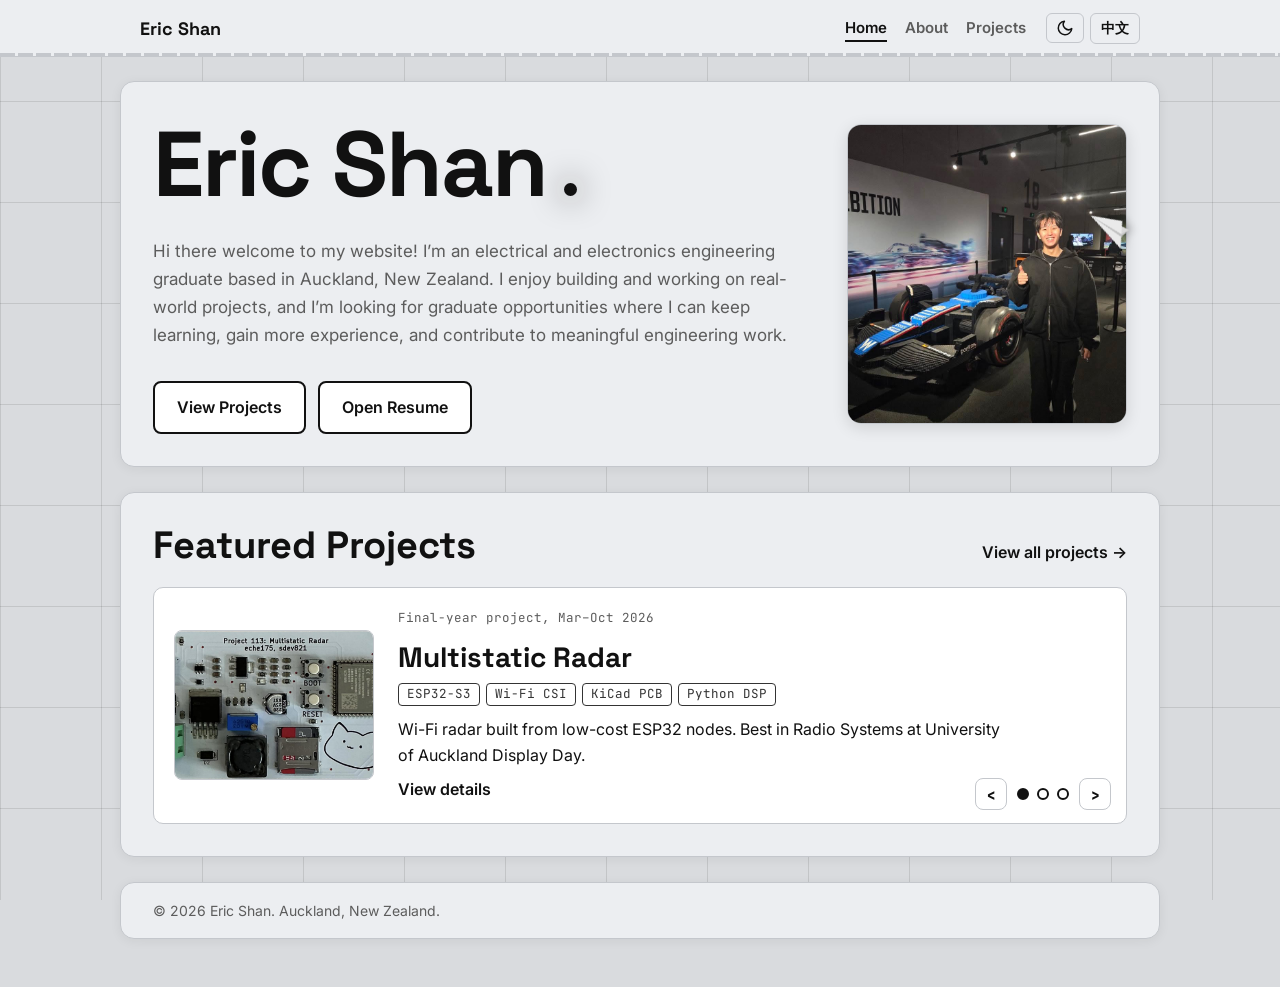
<file: index.html>
<!DOCTYPE html>
<html lang="en">
<head>
<meta charset="utf-8">
<meta name="viewport" content="width=device-width, initial-scale=1, viewport-fit=cover">
<title>Eric Shan | Electrical Engineer</title>
<meta name="description" content="Eric Shan, electrical and electronics engineering graduate in Auckland. Power electronics, PCB design and embedded systems.">
<link rel="stylesheet" href="https://fonts.googleapis.com/css2?family=Space+Grotesk:wght@500;700&family=Inter:wght@400;600&family=JetBrains+Mono:wght@400;500&display=swap">
<link rel="stylesheet" href="styles.css">
<link rel="stylesheet" href="pages.css">
<link rel="icon" type="image/svg+xml" href="images/jerry.png">
</head>
<body data-page="home">
<img id="plane" src="images/plane.png" alt="" aria-hidden="true">
<header><div class="wrap">
<a class="brand" href="index.html">Eric Shan</a>
<nav><a href="index.html" data-p="home" data-k="nHome"></a><a href="about.html" data-p="about" data-k="nAbout"></a><a href="projects.html" data-p="projects" data-k="nProj"></a></nav>
<button id="theme" type="button"></button>
<button id="lang" type="button" aria-label="Switch language">中文</button>
</div><div id="batt"><i></i></div></header>
<main id="top">
<div class="hero">
<div class="wrap hero-grid">
<div class="hero-text">
<h1>Eric Shan<span class="led" aria-hidden="true"></span></h1>
<p class="lead" data-k="lead"></p>
<div class="btns"><a class="btn pri" href="projects.html" data-k="viewProj"></a><a class="btn sec" href="pdf/Eric%20Shan%20CV.pdf" target="_blank" rel="noopener" data-k="resume"></a></div>
</div>
<img class="hero-photo" src="images/eric.png" alt="Photo of Eric Shan" width="300" height="300">
</div></div>
<section id="featured"><div class="wrap">
<div class="sec-head"><h2 data-k="nFeat"></h2><a class="all" href="projects.html" data-k="allProj"></a></div>
<div id="feat"></div>
</div></section>
</main>
<footer class="slim"><div class="wrap"><p class="small" data-k="foot"></p></div></footer>
<dialog id="dlg" aria-label="Project details"><button id="close" type="button" aria-label="Close">×</button><div id="dbody"></div></dialog>
<script src="data.js"></script>
<script src="app.js"></script>
</body>
</html>
</file>
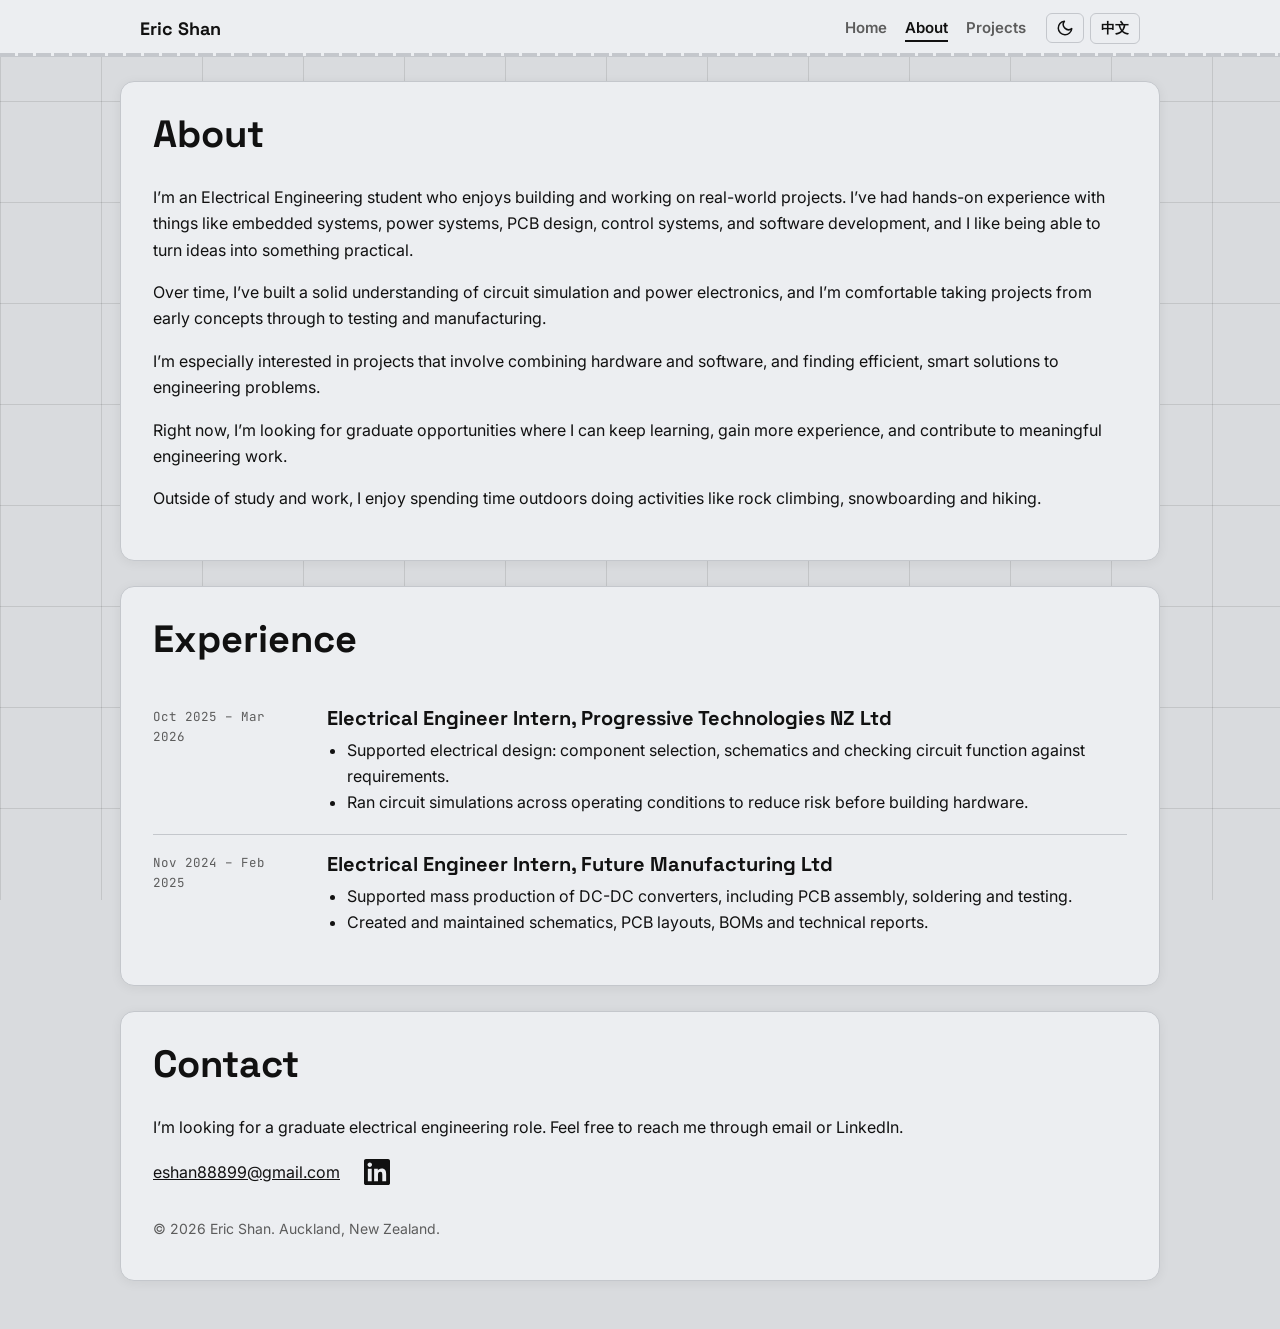
<file: about.html>
<!DOCTYPE html>
<html lang="en">
<head>
<meta charset="utf-8">
<meta name="viewport" content="width=device-width, initial-scale=1, viewport-fit=cover">
<title>About | Eric Shan</title>
<meta name="description" content="Eric Shan, electrical and electronics engineering graduate in Auckland. Power electronics, PCB design and embedded systems.">
<link rel="stylesheet" href="https://fonts.googleapis.com/css2?family=Space+Grotesk:wght@500;700&family=Inter:wght@400;600&family=JetBrains+Mono:wght@400;500&display=swap">
<link rel="stylesheet" href="styles.css">
<link rel="stylesheet" href="pages.css">
<link rel="icon" type="image/svg+xml" href="images/jerry.png">
</head>
<body data-page="about">
<header><div class="wrap">
<a class="brand" href="index.html">Eric Shan</a>
<nav><a href="index.html" data-p="home" data-k="nHome"></a><a href="about.html" data-p="about" data-k="nAbout"></a><a href="projects.html" data-p="projects" data-k="nProj"></a></nav>
<button id="theme" type="button"></button>
<button id="lang" type="button" aria-label="Switch language">中文</button>
</div><div id="batt"><i></i></div></header>
<main>
<section id="about"><div class="wrap">
<h2 data-k="nAbout"></h2>
<div class="about"><p data-k="about1"></p><p data-k="about2"></p><p data-k="about3"></p><p data-k="about4"></p><p data-k="about5"></p></div>
</div></section>
<section id="experience"><div class="wrap">
<h2 data-k="nExp"></h2>
<div id="jobs"></div>
</div></section>
</main>
<footer id="contact"><div class="wrap">
<h2 data-k="nContact"></h2>
<p data-k="contactP"></p>
<div class="links">
<a href="mailto:eshan88899@gmail.com">eshan88899@gmail.com</a>
<a href="https://www.linkedin.com/in/shan-eric/" target="_blank" rel="noopener" aria-label="LinkedIn" title="LinkedIn"><svg viewBox="0 0 24 24" width="26" height="26" fill="currentColor" style="display:block" aria-hidden="true"><path d="M20.447 20.452h-3.554v-5.569c0-1.328-.027-3.037-1.852-3.037-1.853 0-2.136 1.445-2.136 2.939v5.667H9.351V9h3.414v1.561h.046c.477-.9 1.637-1.85 3.37-1.85 3.601 0 4.267 2.37 4.267 5.455v6.286zM5.337 7.433c-1.144 0-2.063-.926-2.063-2.065 0-1.138.92-2.063 2.063-2.063 1.14 0 2.064.925 2.064 2.063 0 1.139-.925 2.065-2.064 2.065zm1.782 13.019H3.555V9h3.564v11.452zM22.225 0H1.771C.792 0 0 .774 0 1.729v20.542C0 23.227.792 24 1.771 24h20.451C23.2 24 24 23.227 24 22.271V1.729C24 .774 23.2 0 22.222 0h.003z"/></svg></a>
</div>
<p class="small" data-k="foot"></p>
</div></footer>

<script src="data.js"></script>
<script src="app.js"></script>
</body>
</html>
</file>
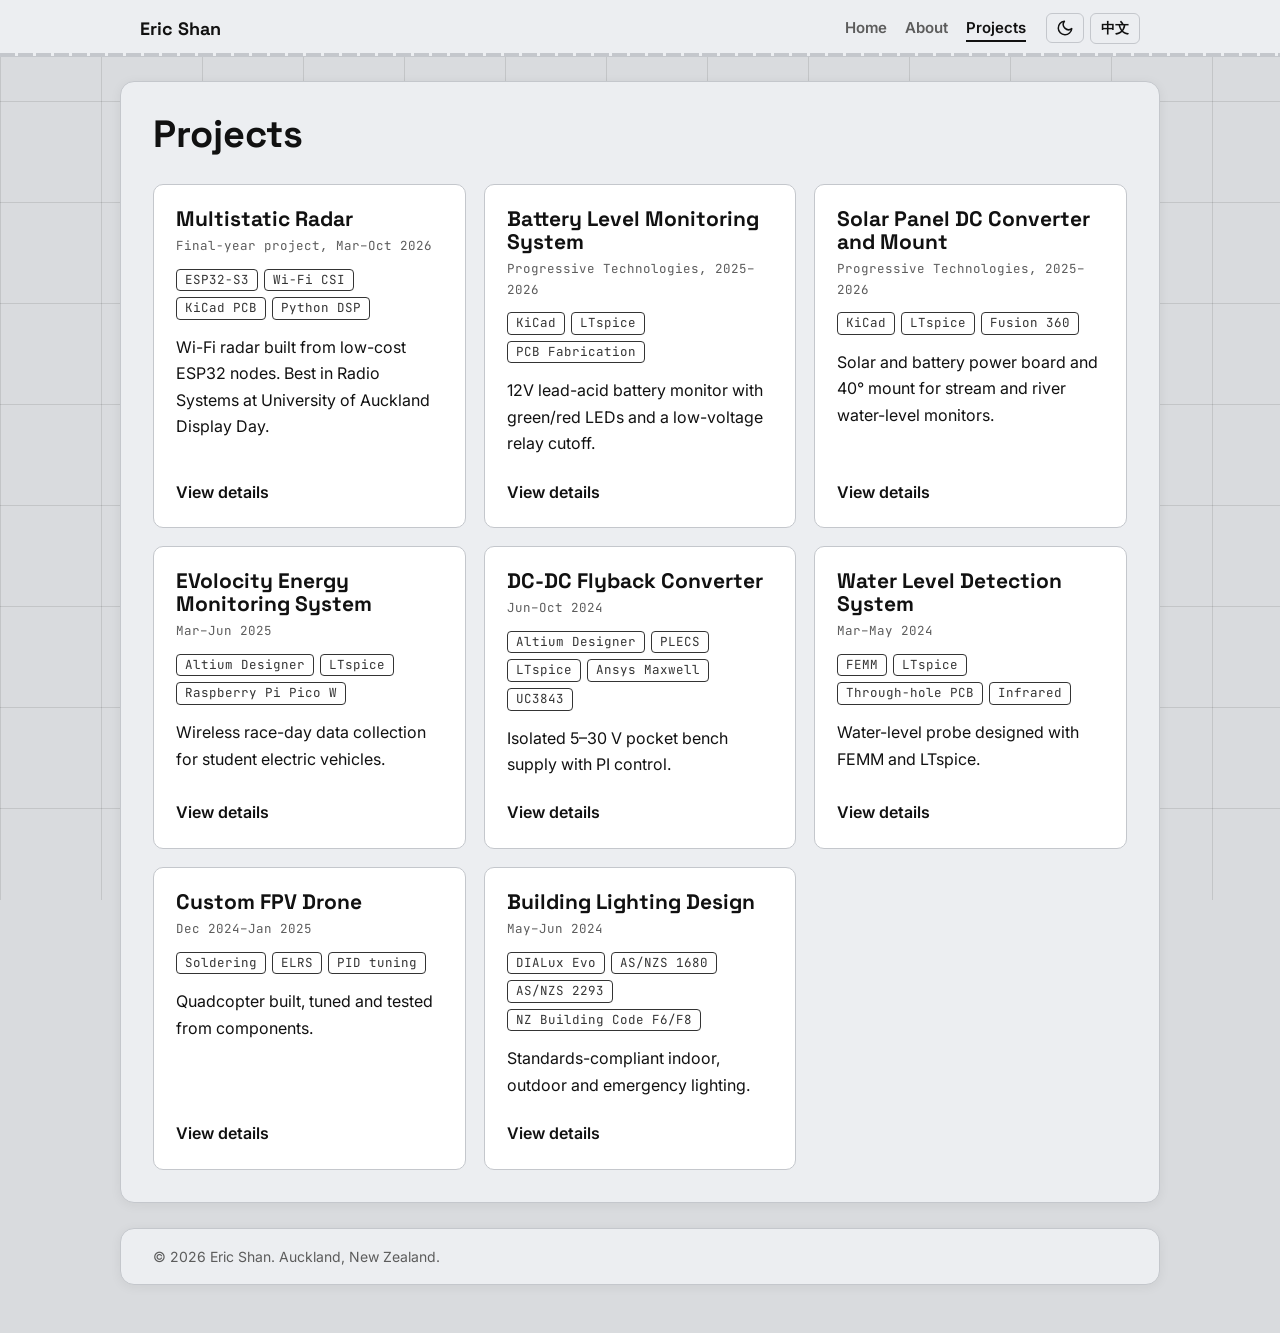
<file: projects.html>
<!DOCTYPE html>
<html lang="en">
<head>
<meta charset="utf-8">
<meta name="viewport" content="width=device-width, initial-scale=1, viewport-fit=cover">
<title>Projects | Eric Shan</title>
<meta name="description" content="Eric Shan, electrical and electronics engineering graduate in Auckland. Power electronics, PCB design and embedded systems.">
<link rel="stylesheet" href="https://fonts.googleapis.com/css2?family=Space+Grotesk:wght@500;700&family=Inter:wght@400;600&family=JetBrains+Mono:wght@400;500&display=swap">
<link rel="stylesheet" href="styles.css">
<link rel="stylesheet" href="pages.css">
<link rel="icon" type="image/svg+xml" href="images/jerry.png">
</head>
<body data-page="projects">
<header><div class="wrap">
<a class="brand" href="index.html">Eric Shan</a>
<nav><a href="index.html" data-p="home" data-k="nHome"></a><a href="about.html" data-p="about" data-k="nAbout"></a><a href="projects.html" data-p="projects" data-k="nProj"></a></nav>
<button id="theme" type="button"></button>
<button id="lang" type="button" aria-label="Switch language">中文</button>
</div><div id="batt"><i></i></div></header>
<main>
<section id="projects"><div class="wrap">
<h2 data-k="nProj"></h2>
<div class="grid" id="grid"></div>
</div></section>
</main>
<footer class="slim"><div class="wrap"><p class="small" data-k="foot"></p></div></footer>
<dialog id="dlg" aria-label="Project details"><button id="close" type="button" aria-label="Close">×</button><div id="dbody"></div></dialog>
<script src="data.js"></script>
<script src="app.js"></script>
</body>
</html>
</file>
<file: styles.css>
:root{--head:"Space Grotesk","Helvetica Neue",Arial,sans-serif;--body:"Inter",system-ui,-apple-system,"Segoe UI",sans-serif;--mono:"JetBrains Mono",ui-monospace,Consolas,monospace;
--bg:#d9dbde;--grid:rgba(0,0,0,.10);--panel:#eceef1;--surface:#fff;--ink:#111;--muted:#5c5c5c;--line:#c4c7cc;--accent:#111;--accent-ink:#fff;--gold:#555;--trace:#111;
box-sizing:border-box;padding-top:env(safe-area-inset-top,0px);padding-bottom:env(safe-area-inset-bottom,0px)}
:root[data-theme="dark"]{--bg:#080808;--grid:rgba(255,255,255,.18);--panel:#1a1a1a;--surface:#262626;--ink:#ededed;--muted:#a3a3a3;--line:#3a3a3a;--accent:#f2f2f2;--accent-ink:#0e0e0e;--gold:#bdbdbd;--trace:#f2f2f2}html{scroll-padding-top:calc(env(safe-area-inset-top,0px) + 64px);scroll-behavior:smooth}
*,*::before,*::after{box-sizing:inherit}
body{margin:0;background-color:var(--bg);
background-image:linear-gradient(var(--grid) 1px,transparent 1px),linear-gradient(90deg,var(--grid) 1px,transparent 1px);
background-size:101px 101px;background-attachment:fixed;
color:var(--ink);font:400 16px/1.65 var(--body)}
body::before{content:"";position:fixed;inset:0 0 auto;height:env(safe-area-inset-top,0px);background:var(--panel);z-index:10}
h1,h2,h3{font-family:var(--head);line-height:1.1;margin:0}
a{color:var(--accent)}
:focus-visible{outline:3px solid var(--gold);outline-offset:3px}
.wrap{max-width:1040px;margin:0 auto;padding:0 20px}
header{position:sticky;top:env(safe-area-inset-top,0px);z-index:11;background:var(--panel);border-bottom:1px solid var(--line)}
header .wrap{display:flex;align-items:center;gap:20px;height:56px}
.brand{font:700 18px var(--head);color:var(--ink);text-decoration:none;margin-right:auto}
nav{display:flex;gap:18px}
nav a{color:var(--muted);text-decoration:none;font-size:15px;font-weight:600}
nav a:hover{color:var(--ink)}
#lang,#theme{font:600 14px var(--body);background:none;color:var(--ink);border:1px solid var(--line);border-radius:6px;padding:5px 10px;cursor:pointer}
#theme{display:inline-flex;align-items:center;padding:5px 9px}
#theme{margin-left:2}
#lang{margin-left:-14px}
@media (max-width:640px){nav{display:none}}
.hero{position:relative;overflow:hidden;padding:84px 0 72px;border-bottom:1px solid transparent}
.hero svg{position:absolute;right:-40px;top:0;width:min(640px,80%);height:100%;fill:none;stroke:var(--trace);stroke-width:2;opacity:.35;pointer-events:none}
.hero svg path{stroke-dasharray:1;stroke-dashoffset:1;animation:draw 2.4s ease-out .2s forwards}
.hero svg circle{fill:var(--bg);stroke-width:2}
@keyframes draw{to{stroke-dashoffset:0}}
@media (prefers-reduced-motion:reduce){.hero svg path{animation:none;stroke-dashoffset:0}html{scroll-behavior:auto}}
.hero .wrap{position:relative}
.pill{display:inline-block;border:1px solid var(--accent);color:var(--accent);border-radius:99px;padding:3px 14px;font-size:15px;font-weight:600;margin-bottom:22px}
h1{font-size:clamp(46px,9vw,92px);font-weight:700;letter-spacing:-.02em}
.lead{max-width:46em;font-size:clamp(17px,1.5vw,16px);color:var(--muted);margin:22px 0 32px}
.btns{display:flex;flex-wrap:wrap;gap:12px}
.btn{display:inline-block;padding:11px 22px;border-radius:8px;font-weight:600;text-decoration:none;border:2px solid var(--accent)}
.btn.pri{background:var(--surface);color:var(--ink)}
.btn.sec{background:var(--surface);color:var(--ink)}
section{padding:64px 0;border-bottom:1px solid transparent}
h2{font-size:clamp(28px,4vw,38px);font-weight:700;margin-bottom:28px}
.feat{background:var(--surface);color:var(--ink);border:1px solid var(--line);border-radius:10px;padding:32px;margin-bottom:20px}
.feat:hover{border-color:var(--ink)}
.feat h3{font-size:clamp(26px,4vw,36px);margin:6px 0 12px}
.feat p{max-width:42em;margin:0 0 14px}
.feat .res{font-weight:600;border-top:1px solid currentColor;padding-top:14px;margin-top:6px}
.grid{display:grid;grid-template-columns:repeat(auto-fill,minmax(290px,1fr));gap:18px}
.card{background:var(--surface);border:1px solid var(--line);border-radius:10px;padding:22px;display:flex;flex-direction:column}
.card h3{font-size:21px;margin-bottom:6px}
.when{font-size:14px;color:var(--muted);margin:0 0 10px}
.card p{margin:0 0 12px}
.card .res{margin-top:auto;padding-top:12px;border-top:1px dashed var(--line);font-weight:600;color:var(--gold)}
.tags{display:flex;flex-wrap:wrap;gap:6px;margin:0 0 14px;padding:0;list-style:none}
.tags li{font-size:13.5px;border:1px solid currentColor;border-radius:4px;padding:0 8px;opacity:.85}
.card .tags li{color:var(--accent)}
.when,.job time,.tags li{font-family:var(--mono);font-size:12.5px}
.job{display:grid;grid-template-columns:150px 1fr;gap:6px 24px;padding:18px 0;border-top:1px solid var(--line)}
.job:first-of-type{border-top:0}
.job time{color:var(--muted);font-size:15px}
.job time{font-size:12.5px}
.job h3{font-size:20px}
.job ul{margin:8px 0 0;padding-left:20px}
@media (max-width:640px){.job{grid-template-columns:1fr}}
.skills{display:grid;grid-template-columns:repeat(auto-fit,minmax(230px,1fr));gap:22px}
.skills h3{font-size:17px;margin-bottom:6px;color:var(--accent)}
.skills p{margin:0}
.about{max-width:70em}
footer p{margin:0 0 8px}
.links{display:flex;flex-wrap:wrap;align-items:center;gap:8px 24px;margin-top:18px}
.small{color:var(--muted);font-size:14px;margin-top:32px}
.card,.feat{cursor:pointer}
.card{transition:border-color .15s}
.card:hover{border-color:var(--ink)}
.more{margin-top:auto;padding-top:10px;font-weight:600;color:var(--accent)}
.feat .more{color:inherit;margin-top:6px}
.feat .sum{margin:0 0 6px}
dialog{width:min(780px,calc(100% - 24px));max-height:calc(100% - 24px);padding:0;border:1px solid var(--line);border-radius:14px;background:var(--surface);color:var(--ink);overflow:auto}
dialog::backdrop{background:rgba(0,0,0,.6)}
#dbody{padding:8px 28px 28px}
#close{position:sticky;top:12px;float:right;margin:12px 12px 0 0;font:600 22px/1 var(--head);background:var(--bg);color:var(--ink);border:1px solid var(--line);border-radius:8px;width:38px;height:38px;cursor:pointer;z-index:2}
dialog h3{font-size:clamp(24px,4vw,32px);margin:18px 0 6px}
.gal{display:flex;flex-wrap:wrap;justify-content:center;gap:14px;margin-top:24px}
.gal figure{margin:0;flex:0 1 calc((100% - 28px)/3);min-width:200px}
.gal img,.ph{width:100%;aspect-ratio:4/3;object-fit:cover;border-radius:8px;border:1px solid var(--line);display:block}
.ph{display:flex;align-items:center;justify-content:center;background:repeating-linear-gradient(45deg,transparent 0 10px,var(--line) 10px 11px);color:var(--muted);font-size:14px}
.gal figcaption{font-size:14px;color:var(--muted);margin-top:6px;text-align:center}
.dres{font-weight:600;border-top:1px dashed var(--line);padding-top:14px}
.led{display:inline-block;width:.14em;height:.14em;border-radius:50%;margin-left:.18em;background:var(--line);animation:led 1.6s steps(1) .3s forwards}
@keyframes led{0%{background:var(--line);box-shadow:none}30%{background:var(--ink);box-shadow:0 0 .3em var(--ink)}38%{background:var(--line);box-shadow:none}55%,100%{background:var(--ink);box-shadow:0 0 .35em var(--ink)}}
.feat{position:relative;overflow:hidden}
.feat::before,.feat::after{content:"";position:absolute;right:12%;top:50%;width:40px;height:40px;margin:-20px;border:2px solid currentColor;border-radius:50%;opacity:0;pointer-events:none}
.feat:hover::before,.feat:focus-visible::before{animation:ping 2.2s ease-out infinite}
.feat:hover::after,.feat:focus-visible::after{animation:ping 2.2s ease-out 1.1s infinite}
@keyframes ping{from{transform:scale(.2);opacity:.45}to{transform:scale(14);opacity:0}}
#batt{position:absolute;left:0;right:0;bottom:0;height:3px;background:repeating-linear-gradient(90deg,var(--line) 0 15px,transparent 15px 18px)}
#batt i{display:block;height:100%;width:0;background:repeating-linear-gradient(90deg,var(--ink) 0 15px,transparent 15px 18px)}
::view-transition-old(root),::view-transition-new(root){animation:none;mix-blend-mode:normal}
::view-transition-new(root){animation:wipe .7s ease-in-out}
@keyframes wipe{from{clip-path:inset(0 100% 0 0)}to{clip-path:inset(0)}}
.fly{border:1px solid var(--line);border-radius:10px;padding:18px;margin-top:22px}
.fly label{display:block;font-weight:600;margin-bottom:6px}
.fly input{width:100%;accent-color:var(--accent)}
#pwm{width:100%;height:auto;display:block;margin:10px 0;color:var(--ink)}
.fly .vo{margin:0 0 8px;font-weight:600}
.fly .vo b{font:700 28px var(--head)}
.bar{height:10px;border-radius:5px;background:var(--line);overflow:hidden}
.bar i{display:block;height:100%;background:var(--accent)}
.fly .note{font-size:14px;color:var(--muted);margin:12px 0 0}
.fly svg{width:100%;height:auto;display:block;margin:10px 0;color:var(--ink)}
.fly label+input+label,.fly input+label{margin-top:10px}
.chip{display:inline-block;border:1px solid var(--ink);border-radius:4px;padding:0 10px;margin-right:8px;font-weight:600;opacity:.35}
.chip.on{opacity:1;background:var(--ink);color:var(--bg)}
.dot{display:inline-block;width:18px;height:18px;border-radius:50%;border:2px solid var(--ink);margin-right:8px;vertical-align:middle}
.dot.on{background:var(--ink);box-shadow:0 0 8px var(--ink)}
nav a.on{color:var(--ink);font-weight:600;box-shadow:0 2px 0 var(--ink)}
#cv{display:inline-flex;align-items:center;background:none;color:var(--ink);border:1px solid var(--line);border-radius:6px;padding:5px 9px;text-decoration:none}
.gal img{cursor:zoom-in}
#lb{position:fixed;inset:0;background:rgba(0,0,0,.94);display:flex;align-items:center;justify-content:center;z-index:5}
#lb[hidden]{display:none}
#lb img{max-width:92%;max-height:88%;object-fit:contain}
#lb button{position:absolute;background:rgba(255,255,255,.14);color:#fff;border:0;border-radius:50%;width:44px;height:44px;font-size:26px;cursor:pointer}
#lp{left:12px}#ln{right:12px}#lx{top:12px;right:12px}
@media (prefers-reduced-motion:reduce){.led{animation:none;background:var(--ink)}.feat::before,.feat::after{animation:none!important}}

#dbody h4{margin:1.4em 0 .3em;font-family:var(--head);font-size:1rem}

/* Separate panels on top of the grid */
.hero .wrap,section .wrap,footer .wrap{
  background:var(--panel);
  border:1px solid var(--line);
  border-radius:14px;
  padding:32px;
  width:min(1040px,calc(100% - 24px));
  box-shadow:0 2px 12px rgba(0,0,0,.06);
}
.hero{padding:40px 0 12px}
section{padding:12px 0}
footer{padding:12px 0 48px}

.card:hover,.feat:hover{border-color:#000000}
@media (max-width:640px){
  .hero .wrap,section .wrap,footer .wrap{padding:22px 18px}
}

.hero-grid{display:grid;grid-template-columns:1fr auto;align-items:center;gap:32px}
.hero-photo{display:block;width:clamp(180px,26vw,280px);aspect-ratio:1;object-fit:cover;border-radius:14px;border:1px solid var(--line);box-shadow:0 4px 16px rgba(0,0,0,.12)}
@media (max-width:760px){
  .hero-grid{grid-template-columns:1fr;gap:24px}
  .hero-photo{
    order:0;               /* removes the "move above" behaviour, so it sits after the text/buttons */
    justify-self:center;   /* centers it horizontally */
    width:min(240px,70%);
    height:auto;
    aspect-ratio:1/1;      /* perfect square */
    object-fit:cover;
  }
}

/* Paper plane */
#plane{position:fixed;left:0;top:0;width:64px;height:48px;object-fit:contain;z-index:12;pointer-events:none;will-change:transform;filter:drop-shadow(0 3px 4px rgba(0,0,0,.35))}
@media (prefers-reduced-motion:reduce){#plane{display:none}}
</file>
<file: pages.css>
/* Multi-page additions. Load after styles.css */
.slides{display:grid}
.slide{grid-area:1/1;margin:0;opacity:0;visibility:hidden;transition:opacity .5s,visibility .5s}
.slide.on{opacity:1;visibility:visible}
.car-ctl{display:flex;align-items:center;justify-content:center;gap:16px;margin-top:18px}
.car-btn{font:600 22px/1 var(--head);width:38px;height:38px;border-radius:8px;border:1px solid var(--line);background:var(--surface);color:var(--ink);cursor:pointer}
.car-btn:hover{border-color:var(--ink)}
.dots{display:flex;gap:12px}
.dot-b{width:14px;height:14px;border-radius:50%;border:2px solid var(--ink);background:none;padding:0;cursor:pointer}
.dot-b.on{background:var(--ink)}
.cta{margin-top:22px;text-align:center}
footer.slim .wrap{padding:16px 32px}
footer.slim .small{margin:0}
@media (prefers-reduced-motion:reduce){.slide{transition:none}}
/* keep navigation visible on phones now that the site has several pages */
@media (max-width:640px){
  header .wrap{gap:10px}
  .brand{display:none}
  nav{display:flex;gap:14px;margin-right:auto}
  nav a{font-size:14px}
  #lang{margin-left:0}
}

/* Consistent spacing under the header on every page */
main{padding-top:12px}
.hero{padding:12px 0}

/* Smooth cross-page navigation (Chrome/Edge/Safari 18.2+; other browsers just load normally) */
@view-transition{navigation:auto}
header{view-transition-name:site-header}
::view-transition-group(site-header){animation-duration:0s}
:root:not(.theme-vt)::view-transition-old(root){animation:vt-out .18s ease both}
:root:not(.theme-vt)::view-transition-new(root){animation:vt-in .28s ease both}
@keyframes vt-out{to{opacity:0}}
@keyframes vt-in{from{opacity:0}}
@media (prefers-reduced-motion:reduce){@view-transition{navigation:none}}

/* Compact featured carousel */
.sec-head{display:flex;align-items:baseline;justify-content:space-between;gap:16px;margin-bottom:20px}
.sec-head h2{margin:0}
.all{font-weight:600;color:var(--ink);text-decoration:none;white-space:nowrap}
.all::after{content:" →"}
.all:hover{text-decoration:underline}
#feat{position:relative}
.feat.slide{display:grid;grid-template-columns:200px 1fr;gap:24px;align-items:center;padding:20px 24px 20px 20px}
.slide .thumb{width:100%;aspect-ratio:4/3;object-fit:cover;border-radius:8px;border:1px solid var(--line);display:block}
.feat.slide h3{font-size:clamp(22px,3vw,28px);margin:2px 0 10px}
.feat.slide .tags{margin-bottom:10px}
.feat.slide .sum{margin:0 0 8px;max-width:38em}
.car-ctl{position:absolute;right:16px;bottom:14px;margin:0;gap:10px}
.car-btn{width:32px;height:32px;font-size:18px}
.dot-b{width:12px;height:12px}
.dots{gap:8px}
@media (max-width:640px){
  .feat.slide{grid-template-columns:1fr;padding:18px 18px 56px}
  .slide .thumb{display:none}
  .car-ctl{left:0;right:0;justify-content:center}
}
</file>
